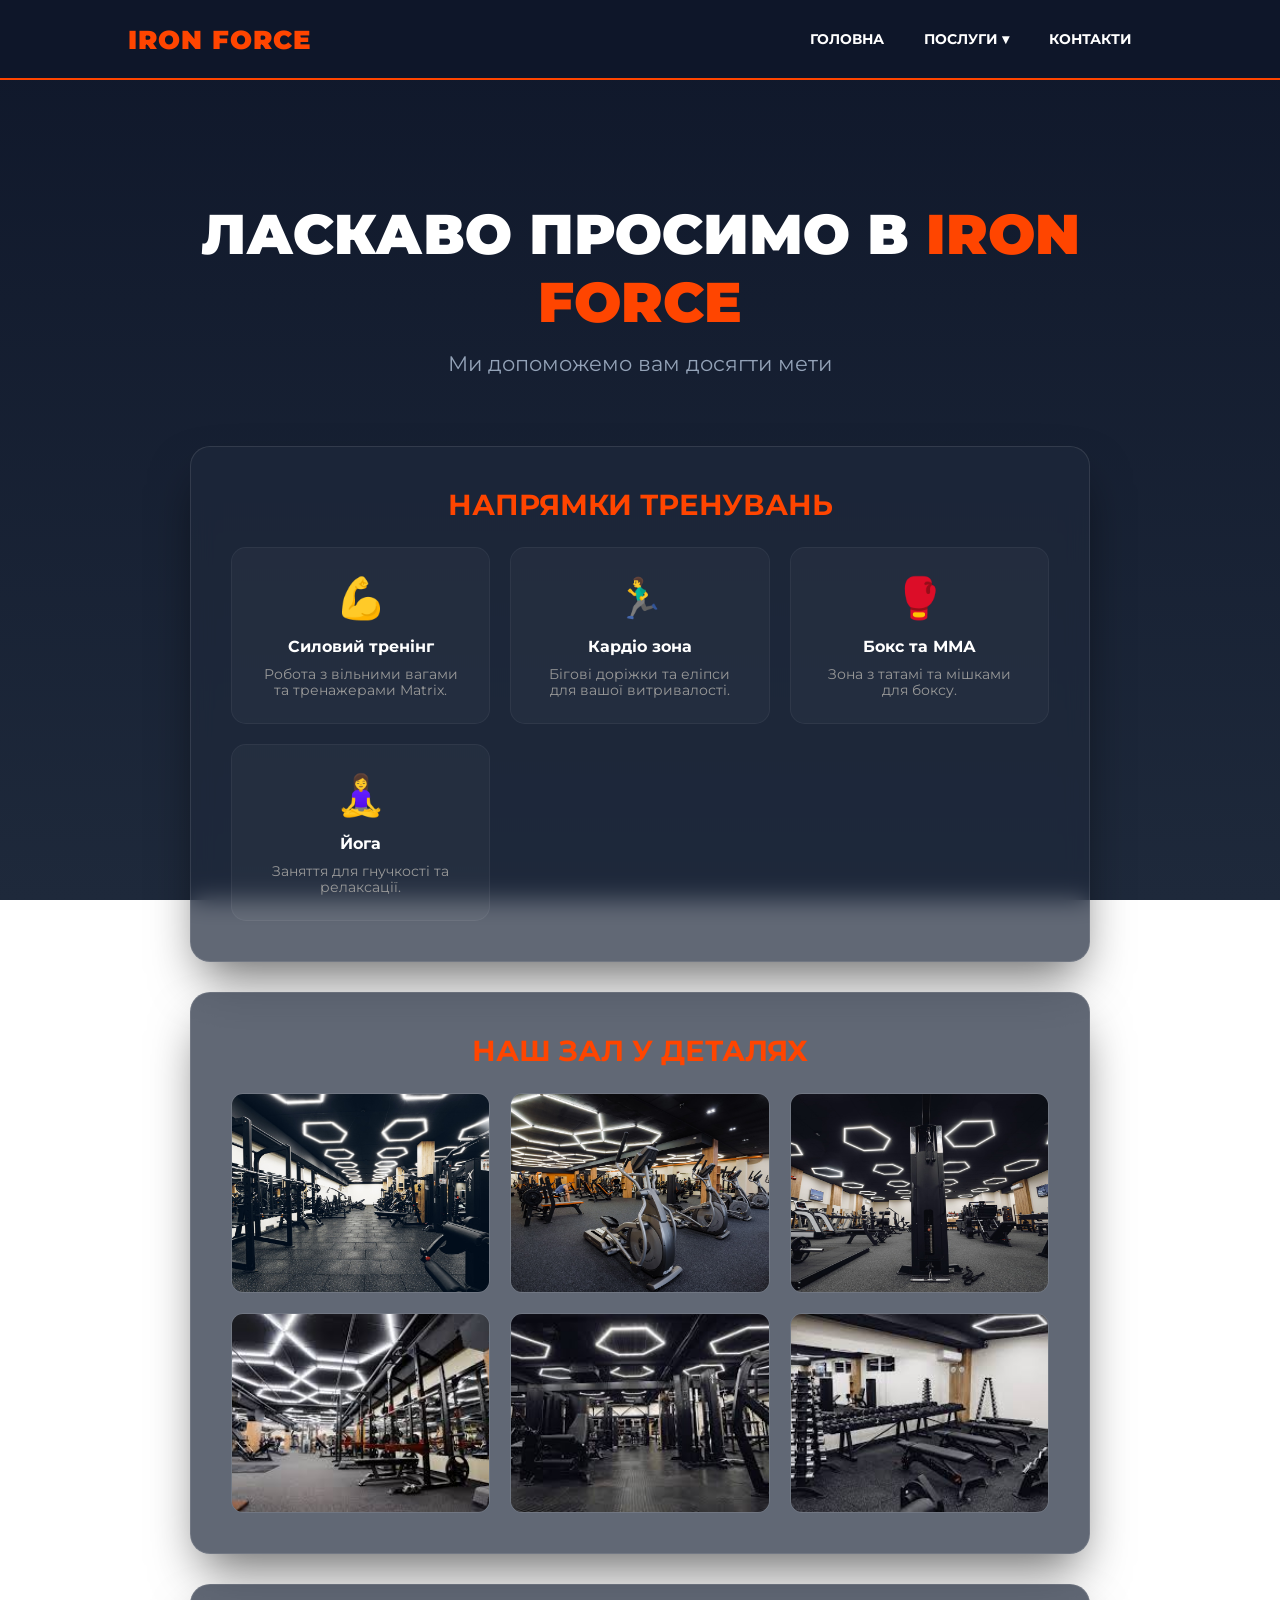
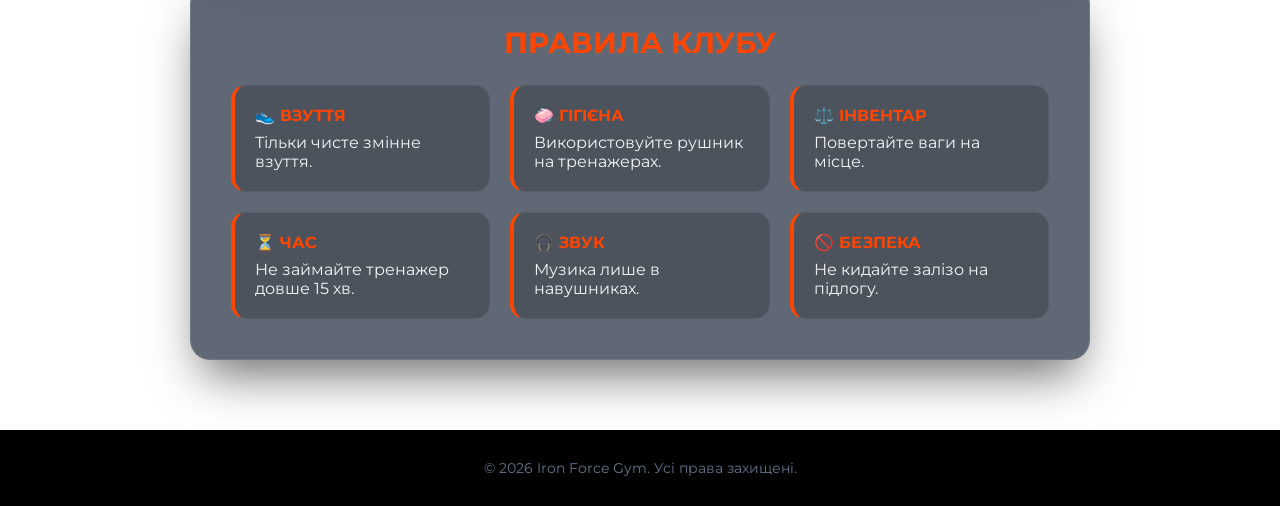
<file: Lab1_Михайліченко/Iron Forces/index.html>
<!DOCTYPE html>
<html lang="uk">
<head>
    <meta charset="UTF-8">
    <meta name="viewport" content="width=device-width, initial-scale=1.0">
    <title>Iron Force — Головна</title>
    <link rel="stylesheet" href="style.css">
</head>
<body>
    <header>
        <div class="logo">IRON FORCE</div>
        <nav>
            <ul class="main-nav">
                <li><a href="index.html">Головна</a></li>
                <li class="dropdown">
                    <a href="services.html">Послуги ▾</a>
                    <ul class="dropdown-content">
                        <li><a href="services.html#prices">Абонементи</a></li>
                        <li><a href="services.html#benefits">Що є у залі</a></li>
                        <li><a href="index.html#rules">Правила залу</a></li>
                    </ul>
                </li>
                <li><a href="contact.html">Контакти</a></li>
            </ul>
        </nav>
    </header>

    <main>
        <section class="hero-section">
            <h1>Ласкаво просимо в <span class="accent">Iron Force</span></h1>
            <p class="hero-subtitle">Ми допоможемо вам досягти мети</p>
        </section>

        <section class="card" id="training">
            <h2>Напрямки тренувань</h2>
            <div class="training-grid">
                <div class="training-item">
                    <span class="icon">💪</span>
                    <h3>Силовий тренінг</h3>
                    <p>Робота з вільними вагами та тренажерами Matrix.</p>
                </div>
                <div class="training-item">
                    <span class="icon">🏃‍♂️</span>
                    <h3>Кардіо зона</h3>
                    <p>Бігові доріжки та еліпси для вашої витривалості.</p>
                </div>
                <div class="training-item">
                    <span class="icon">🥊</span>
                    <h3>Бокс та ММА</h3>
                    <p>Зона з татамі та мішками для боксу.</p>
                </div>
                <div class="training-item">
                    <span class="icon">🧘‍♀️</span>
                    <h3>Йога</h3>
                    <p>Заняття для гнучкості та релаксації.</p>
                </div>
            </div>
        </section>

        <section class="card" id="gallery">
            <h2>Наш зал у деталях</h2>
            <div class="photo-grid">
                <img src="1.jpg" alt="Зал 1" class="gallery-img">
                <img src="2.jpg" alt="Зал 2" class="gallery-img">
                <img src="3.jpg" alt="Зал 3" class="gallery-img">
                <img src="4.jpg" alt="Зал 4" class="gallery-img">
                <img src="5.jpg" alt="Зал 5" class="gallery-img">
                <img src="6.jpg" alt="Зал 6" class="gallery-img">
            </div>
        </section>

        <section class="card" id="rules">
            <h2>Правила клубу</h2>
            <div class="rules-grid">
                <div class="rule-item"><h3>👟 Взуття</h3><p>Тільки чисте змінне взуття.</p></div>
                <div class="rule-item"><h3>🧼 Гігієна</h3><p>Використовуйте рушник на тренажерах.</p></div>
                <div class="rule-item"><h3>⚖️ Інвентар</h3><p>Повертайте ваги на місце.</p></div>
                <div class="rule-item"><h3>⏳ Час</h3><p>Не займайте тренажер довше 15 хв.</p></div>
                <div class="rule-item"><h3>🎧 Звук</h3><p>Музика лише в навушниках.</p></div>
                <div class="rule-item"><h3>🚫 Безпека</h3><p>Не кидайте залізо на підлогу.</p></div>
            </div>
        </section>
    </main>

    <footer>
        <p>© 2026 Iron Force Gym. Усі права захищені.</p>
    </footer>
</body>
</html>
</file>
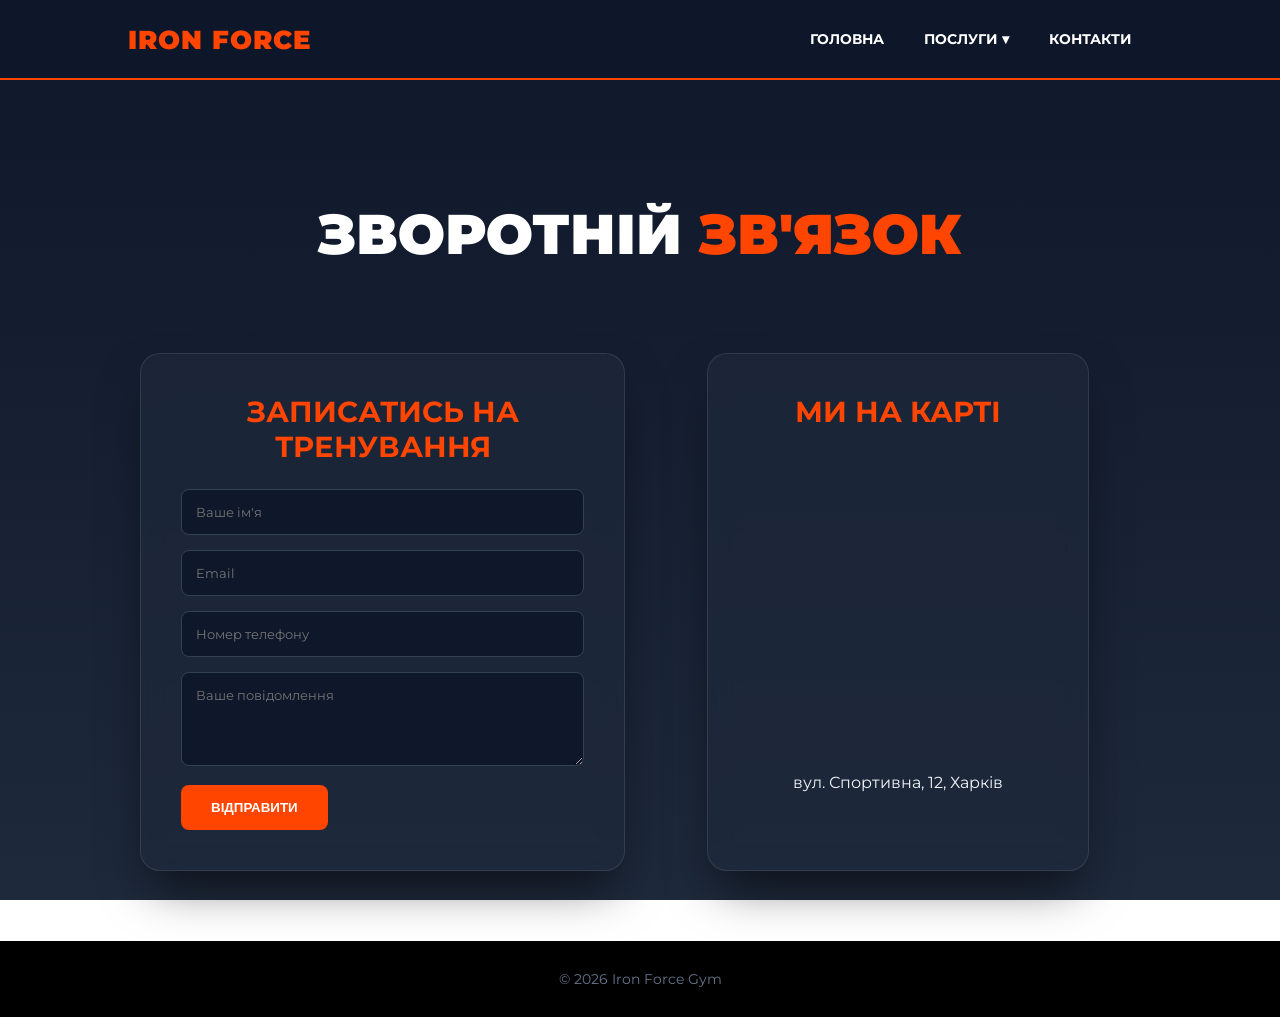
<file: Lab1_Михайліченко/Iron Forces/contact.html>
<!DOCTYPE html>
<html lang="uk">
<head>
    <meta charset="UTF-8">
    <title>Контакти — Iron Force</title>
    <link rel="stylesheet" href="style.css">
</head>
<body>
    <header>
        <div class="logo">IRON FORCE</div>
        <nav>
            <ul class="main-nav">
                <li><a href="index.html">Головна</a></li>
                <li class="dropdown">
                    <a href="services.html">Послуги ▾</a>
                    <ul class="dropdown-content">
                        <li><a href="services.html#prices">Абонементи</a></li>
                        <li><a href="services.html#benefits">Що є у залі</a></li>
                        <li><a href="index.html#rules">Правила залу</a></li>
                    </ul>
                </li>
                <li><a href="contact.html">Контакти</a></li>
            </ul>
        </nav>
    </header>

    <main>
        <section class="hero-section">
            <h1>Зворотній <span class="accent">Зв'язок</span></h1>
        </section>

        <div class="contact-container">
            <section class="card contact-form-card">
                <h2>Записатись на тренування</h2>
                <form>
                    <input type="text" placeholder="Ваше ім'я" required>
                    <input type="email" placeholder="Email" required>
                    <input type="tel" placeholder="Номер телефону" required>
                    <textarea placeholder="Ваше повідомлення" rows="4"></textarea>
                    <button type="submit" class="btn">Відправити</button>
                </form>
            </section>

            <section class="card contact-map-card">
                <h2>Ми на карті</h2>
                <div class="map-wrapper">
                    <iframe src="https://www.google.com/maps/embed?pb=!1m18!1m12!1m3!1d2564.123456789!2d36.230!3d50.000!2m3!1f0!2f0!3f0!3m2!1i1024!2i768!4f13.1!3m3!1m2!1s0x0%3A0x0!2zNTDCsDAwJzAwLjAiTiAzNsKwMTMnNDguMCJF!5e0!3m2!1suk!2sua!4v1234567890" width="100%" height="300" style="border:0; border-radius: 10px;" allowfullscreen="" loading="lazy"></iframe>
                </div>
                <p style="margin-top: 15px; text-align: center;">вул. Спортивна, 12, Харків</p>
            </section>
        </div>
    </main>

    <footer><p>© 2026 Iron Force Gym</p></footer>
</body>
</html>
</file>
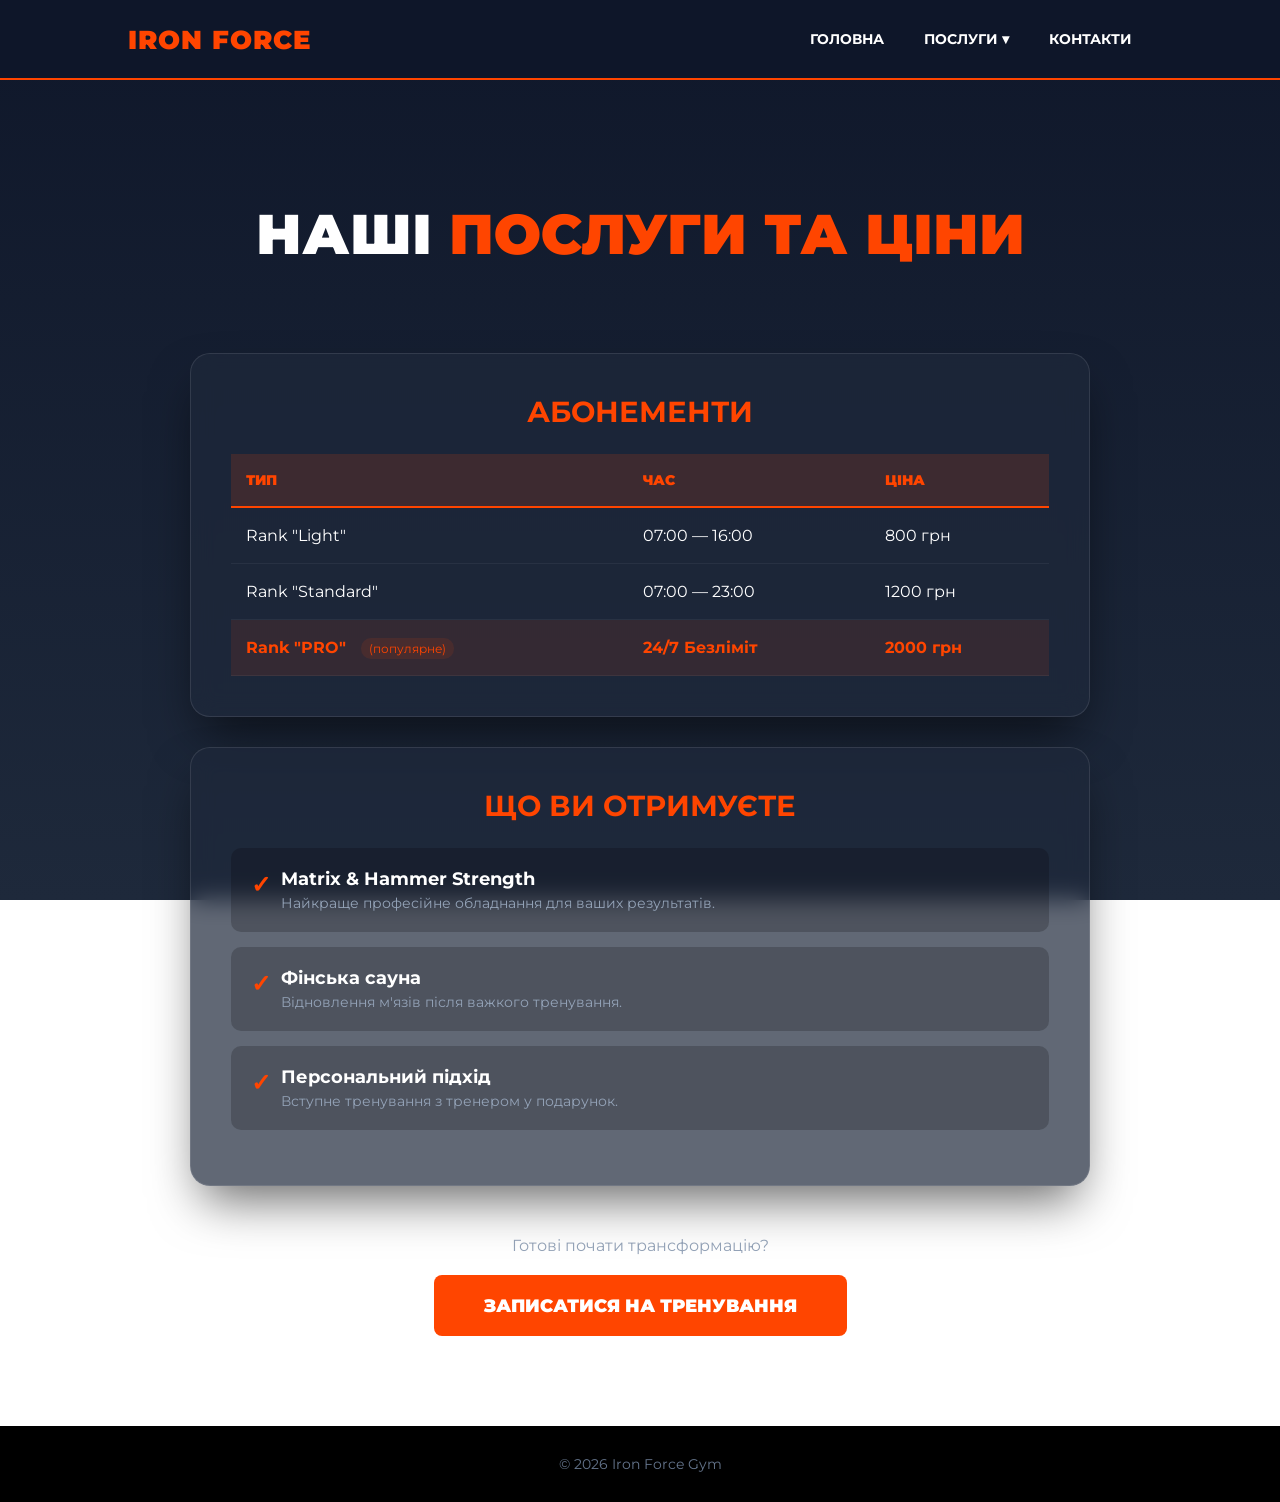
<file: Lab1_Михайліченко/Iron Forces/services.html>
<!DOCTYPE html>
<html lang="uk">
<head>
    <meta charset="UTF-8">
    <title>Послуги — Iron Force</title>
    <link rel="stylesheet" href="style.css">
</head>
<body>
    <header>
        <div class="logo">IRON FORCE</div>
        <nav>
            <ul class="main-nav">
                <li><a href="index.html">Головна</a></li>
                <li class="dropdown">
                    <a href="services.html">Послуги ▾</a>
                    <ul class="dropdown-content">
                        <li><a href="#prices">Абонементи</a></li>
                        <li><a href="#benefits">Що є у залі</a></li>
                        <li><a href="index.html#rules">Правила залу</a></li>
                    </ul>
                </li>
                <li><a href="contact.html">Контакти</a></li>
            </ul>
        </nav>
    </header>

<main>
    <section class="hero-section">
        <h1>Наші <span class="accent">Послуги та ціни</span></h1>
    </section>

    <section class="card" id="prices">
        <h2>Абонементи</h2>
        <div class="table-container">
            <table class="services-table">
                <thead>
                    <tr><th>Тип</th><th>Час</th><th>Ціна</th></tr>
                </thead>
<tbody>
    <tr>
        <td>Rank "Light"</td>
        <td>07:00 — 16:00</td>
        <td>800 грн</td>
    </tr>
    <tr>
        <td>Rank "Standard"</td>
        <td>07:00 — 23:00</td>
        <td>1200 грн</td>
    </tr>
    <tr class="highlight-row">
        <td>Rank "PRO" <span class="tag-popular">(популярне)</span></td>
        <td>24/7 Безліміт</td>
        <td>2000 грн</td>
    </tr>
</tbody>            </table>
        </div>
    </section>

    <section class="card" id="benefits">
        <h2>Що ви отримуєте</h2>
        <ul class="main-list">
            <li>
                <span class="list-title">Matrix & Hammer Strength</span>
                <span class="list-text">Найкраще професійне обладнання для ваших результатів.</span>
            </li>
            <li>
                <span class="list-title">Фінська сауна</span>
                <span class="list-text">Відновлення м'язів після важкого тренування.</span>
            </li>
            <li>
                <span class="list-title">Персональний підхід</span>
                <span class="list-text">Вступне тренування з тренером у подарунок.</span>
            </li>
        </ul>
    </section>

    <div style="text-align: center; margin-top: 50px; margin-bottom: 50px;">
        <p style="margin-bottom: 20px; color: #94a3b8;">Готові почати трансформацію?</p>
        <a href="contact.html" class="btn" style="padding: 20px 50px; font-size: 1.1rem;">Записатися на тренування</a>
    </div>
</main>
    <footer><p>© 2026 Iron Force Gym</p></footer>
</body>
</html>
</file>
<file: Lab1_Михайліченко/Iron Forces/style.css>
/* 1. ПІДКЛЮЧЕННЯ ШРИФТІВ ТА УНІВЕРСАЛЬНИЙ СЕЛЕКТОР */
@import url('https://fonts.googleapis.com/css2?family=Montserrat:wght@400;700;900&display=swap');

* {
    margin: 0;
    padding: 0;
    box-sizing: border-box;
}

/* 2. ПОВЕРТАЄМО ГЛИБОКИЙ ГРАДІЄНТ ТА ФОН СТОРІНКИ */
html {
    height: 100%;
    scroll-behavior: smooth; /* Плавна прокрутка до якорів */
}

body {
    font-family: 'Montserrat', sans-serif;
    background: #0f172a; 
    /* Глибокий темно-синій градієнт на весь екран */
    background: linear-gradient(180deg, #0f172a 0%, #1e293b 100%);
    background-attachment: fixed;
    color: #f1f5f9;
    min-height: 100vh;
    display: flex;
    flex-direction: column;
    -webkit-font-smoothing: antialiased;
}

/* 3. НАВІГАЦІЯ */
header {
    background: rgba(15, 23, 42, 0.95);
    backdrop-filter: blur(10px); /* Ефект скла для хедеру */
    display: flex;
    justify-content: space-between;
    align-items: center;
    padding: 0 10%;
    height: 80px;
    border-bottom: 2px solid #ff4500;
    position: sticky;
    top: 0;
    z-index: 1000;
}

.logo {
    color: #ff4500;
    font-size: 1.6rem;
    font-weight: 900;
    text-transform: uppercase;
    letter-spacing: 1px;
}

.main-nav {
    display: flex;
    list-style: none;
    height: 100%;
}

.main-nav > li {
    position: relative;
    display: flex;
    align-items: center;
}

/* Невидимий місток під кнопкою */
.main-nav > li::after {
    content: "";
    position: absolute;
    top: 100%;
    left: 0;
    width: 100%;
    height: 15px;
}

.main-nav a {
    color: white;
    text-decoration: none;
    padding: 0 20px;
    font-weight: 700;
    text-transform: uppercase;
    font-size: 0.9rem;
    transition: color 0.3s ease;
}

.main-nav a:hover, .dropdown:hover > a {
    color: #ff4500;
}

/* ВИПАДАЮЧЕ МЕНЮ З ЕФЕКТОМ ЗАВИСАННЯ */
.dropdown-content {
    display: block;
    opacity: 0;
    visibility: hidden;
    position: absolute;
    top: 80px;
    left: 0;
    background: #1a1a1a;
    min-width: 220px;
    list-style: none;
    box-shadow: 0 10px 30px rgba(0,0,0,0.8);
    border-top: 3px solid #ff4500;
    transition: all 0.4s cubic-bezier(0.165, 0.84, 0.44, 1);
    transform: translateY(15px);
}

.dropdown:hover .dropdown-content {
    opacity: 1;
    visibility: visible;
    transform: translateY(0);
}

.dropdown-content li a {
    padding: 15px 20px;
    display: block;
    border-bottom: 1px solid #222;
    font-size: 0.8rem;
    text-transform: none;
}

.dropdown-content li a:hover {
    background: #252525;
}

/* 4. ГОЛОВНИЙ КОНТЕНТ, КАРТКИ, ТІНІ, ПРОЗОРІСТЬ */
main {
    padding: 40px 10%;
    flex: 1;
}

.hero-section {
    text-align: center;
    padding: 80px 20px 40px;
}

.hero-section h1 {
    font-size: 3.5rem;
    font-weight: 900;
    margin-bottom: 15px;
    color: #fff;
    text-transform: uppercase;
}

.accent { color: #ff4500; }

.hero-subtitle {
    font-size: 1.3rem;
    color: #94a3b8;
    font-weight: 400;
}

.program-card, .card {
    background: rgba(30, 41, 59, 0.7); /* Напівпрозорий фон */
    backdrop-filter: blur(12px); /* Ефект скла */
    border: 1px solid rgba(255, 255, 255, 0.1);
    padding: 40px;
    border-radius: 20px;
    max-width: 900px;
    margin: 30px auto;
    box-shadow: 0 25px 50px -12px rgba(0, 0, 0, 0.6); /* Глибока тінь */
}

h2 {
    color: #ff4500;
    margin-bottom: 25px;
    text-transform: uppercase;
    font-size: 1.8rem;
    text-align: center;
}

/* 5. ГАЛЕРЕЯ ТА НАПРЯМКИ */
.training-grid, .photo-grid, .rules-grid {
    display: grid;
    grid-template-columns: repeat(auto-fit, minmax(200px, 1fr));
    gap: 20px;
}

.training-item, .rule-item {
    background: rgba(255, 255, 255, 0.03);
    padding: 25px;
    border-radius: 15px;
    text-align: center;
    border: 1px solid rgba(255, 255, 255, 0.05);
    transition: 0.3s;
}

.training-item:hover {
    background: rgba(255, 69, 0, 0.1);
    border-color: #ff4500;
    transform: translateY(-5px);
}

.training-item .icon { font-size: 2.5rem; display: block; margin-bottom: 15px; }
.training-item h3 { color: #fff; margin-bottom: 10px; font-size: 1rem; }
.training-item p { font-size: 0.85rem; color: #999; }

.gallery-img {
    width: 100%; height: 200px; object-fit: cover;
    border-radius: 12px; border: 1px solid rgba(255, 255, 255, 0.1);
    transition: 0.4s;
}

.gallery-img:hover { transform: scale(1.03); border-color: #ff4500; }

.rule-item {
    border-left: 4px solid #ff4500;
    text-align: left;
    padding: 20px;
    background: rgba(0, 0, 0, 0.2);
}

.rule-item h3 { color: #ff4500; font-size: 1rem; margin-bottom: 8px; text-transform: uppercase; }

/* --- 6. ТАБЛИЦІ (ПОВЕРТАЄМО ЧЕРВОНЕ ПІДСВІЧУВАННЯ ТАРИФУ PRO) --- */
.table-container { overflow-x: auto; margin-top: 20px; }

.services-table {
    width: 100%;
    border-collapse: collapse;
    color: #fff;
    text-align: left;
}

.services-table th {
    background: rgba(255, 69, 0, 0.15);
    color: #ff4500;
    padding: 18px 15px;
    text-transform: uppercase;
    font-size: 0.85rem;
    font-weight: 900;
    border-bottom: 2px solid #ff4500;
}

.services-table td {
    padding: 18px 15px;
    border-bottom: 1px solid rgba(255, 255, 255, 0.05);
}

/* ЧЕРВОНЕ ПІДСВІЧУВАННЯ ТАРИФУ PRO */
.highlight-row {
    background: rgba(255, 69, 0, 0.1) !important;
}

.highlight-row td {
    color: #ff4500 !important;
    font-weight: bold;
}

.services-table tr:not(.highlight-row):hover td {
    background: rgba(255, 255, 255, 0.03);
}

/* Напис (популярне) - стилізація */
.tag-popular {
    font-size: 0.75rem;
    color: #ff4500;
    background: rgba(255, 69, 0, 0.1);
    padding: 3px 8px;
    border-radius: 10px;
    margin-left: 10px;
    font-weight: 400;
}

/* --- 7. ПОВЕРТАЄМО ГАЛОЧКИ ДЛЯ ЧОМУ ОБИРАЮТЬ НАС (Блок 1.2) --- */
#benefits .main-list {
    list-style: none;
    padding: 0;
}

#benefits .main-list li {
    position: relative;
    padding: 20px 20px 20px 50px; /* Відступ для галочки */
    margin-bottom: 15px;
    background: rgba(0, 0, 0, 0.2); /* Затемнений фон */
    border-radius: 10px;
    transition: 0.3s ease;
}

#benefits .main-list li:hover {
    background: rgba(255, 69, 0, 0.05);
}

/* Помаранчева галочка ✓ */
#benefits .main-list li::before {
    content: "✓";
    position: absolute; left: 20px; top: 22px;
    color: #ff4500; font-size: 1.5rem; font-weight: bold;
}

/* Заголовок та текст всередині */
#benefits .list-title {
    color: #fff; font-weight: 700; font-size: 1.1rem; display: block; margin-bottom: 5px;
}

#benefits .list-text {
    color: #94a3b8; font-size: 0.9rem; display: block;
}

/* --- 8. АКУРАТНИЙ ФІКС ДЛЯ КОНТАКТІВ --- */
.contact-container {
    display: grid;
    grid-template-columns: 1fr 1fr; /* 2 колонки */
    gap: 30px;
    max-width: 1000px;
    margin: 0 auto;
}

@media (max-width: 800px) { .contact-container { grid-template-columns: 1fr; } }

/* ФОРМИ ТА КНОПКИ */
input, textarea {
    width: 100%;
    padding: 14px;
    margin-bottom: 15px;
    background: #0f172a;
    border: 1px solid #334155;
    color: #fff;
    border-radius: 8px;
    font-family: inherit;
}

input:focus, textarea:focus { outline: none; border-color: #ff4500; }

.btn {
    background: #ff4500;
    color: white;
    border: none;
    padding: 15px 30px;
    font-weight: 900;
    text-transform: uppercase;
    cursor: pointer;
    border-radius: 8px;
    transition: 0.3s;
    text-decoration: none;
    display: inline-block;
}

.btn:hover {
    background: #e63e00;
    transform: translateY(-2px);
    box-shadow: 0 10px 20px rgba(255, 69, 0, 0.3);
}

/* 9. ПІДВАЛ */
footer {
    background: #000;
    padding: 30px;
    text-align: center;
    margin-top: auto;
    color: #64748b;
    font-size: 0.85rem;
}
</file>
